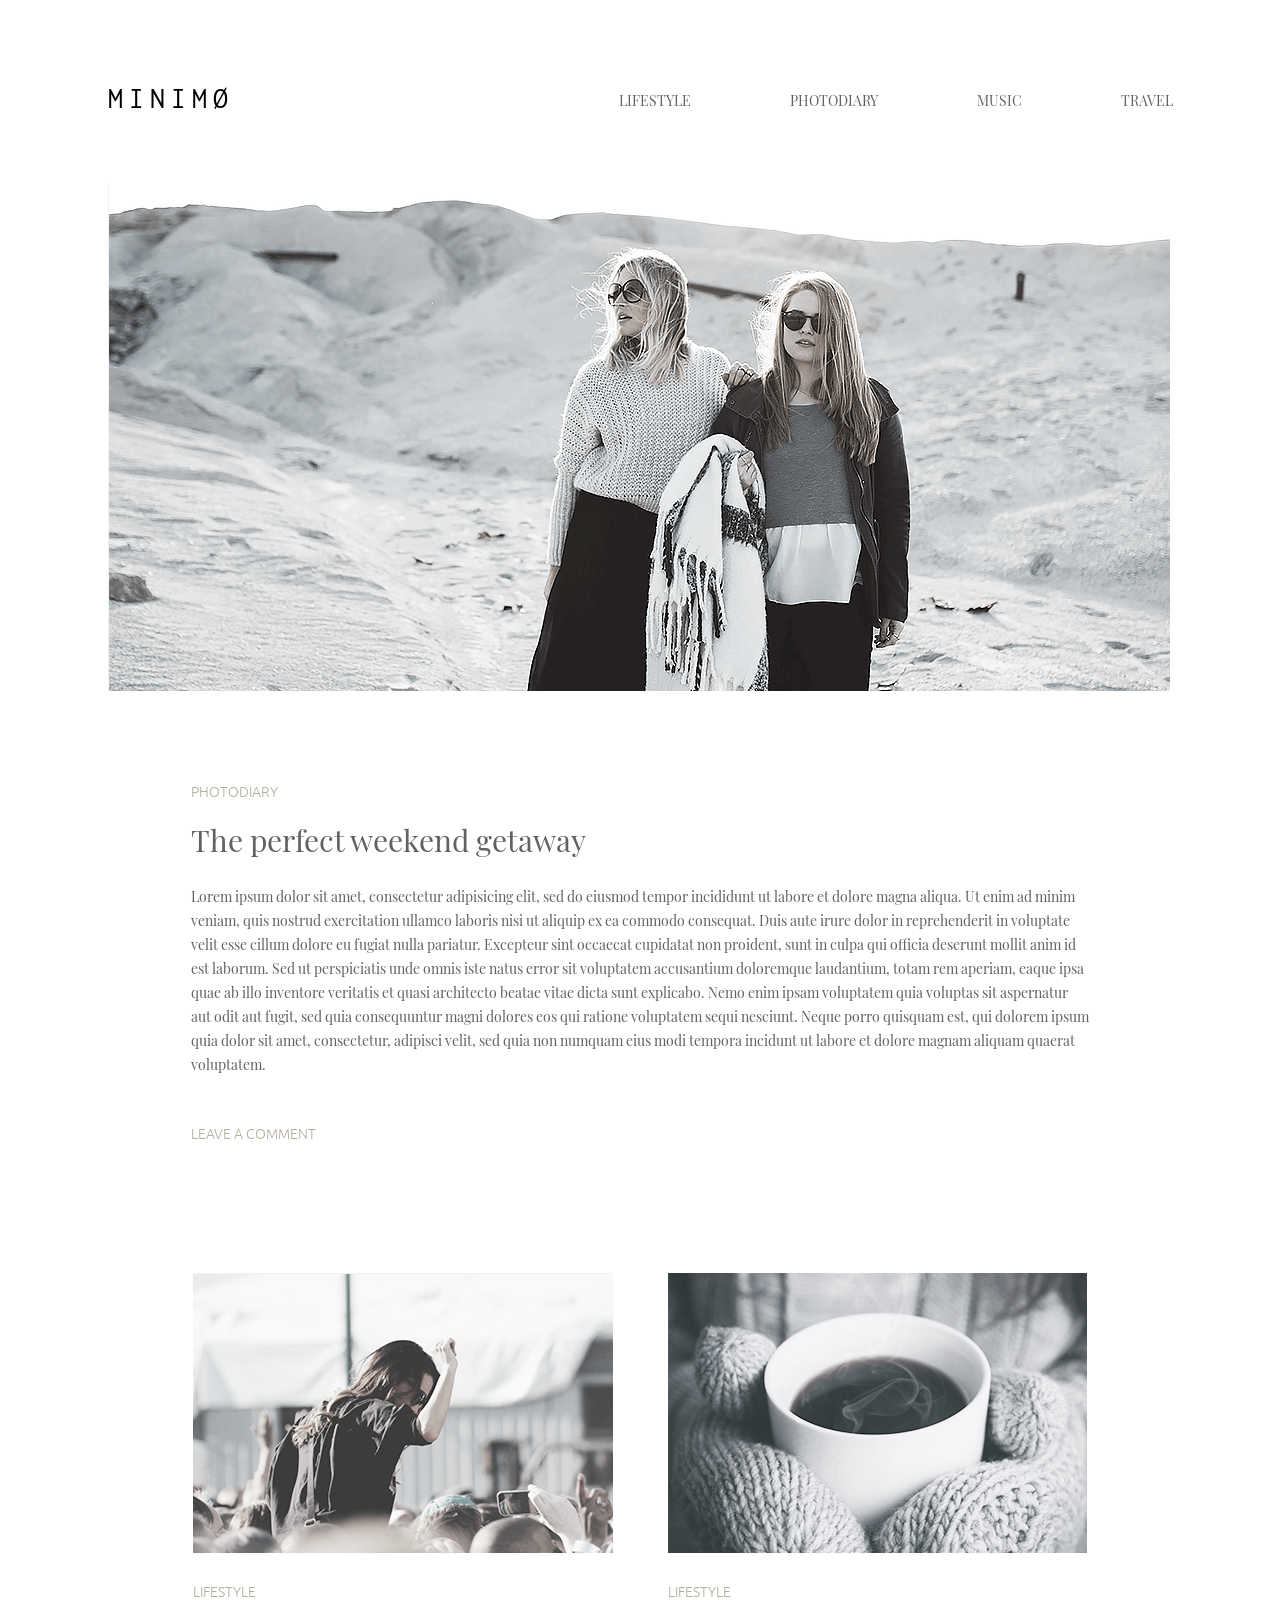
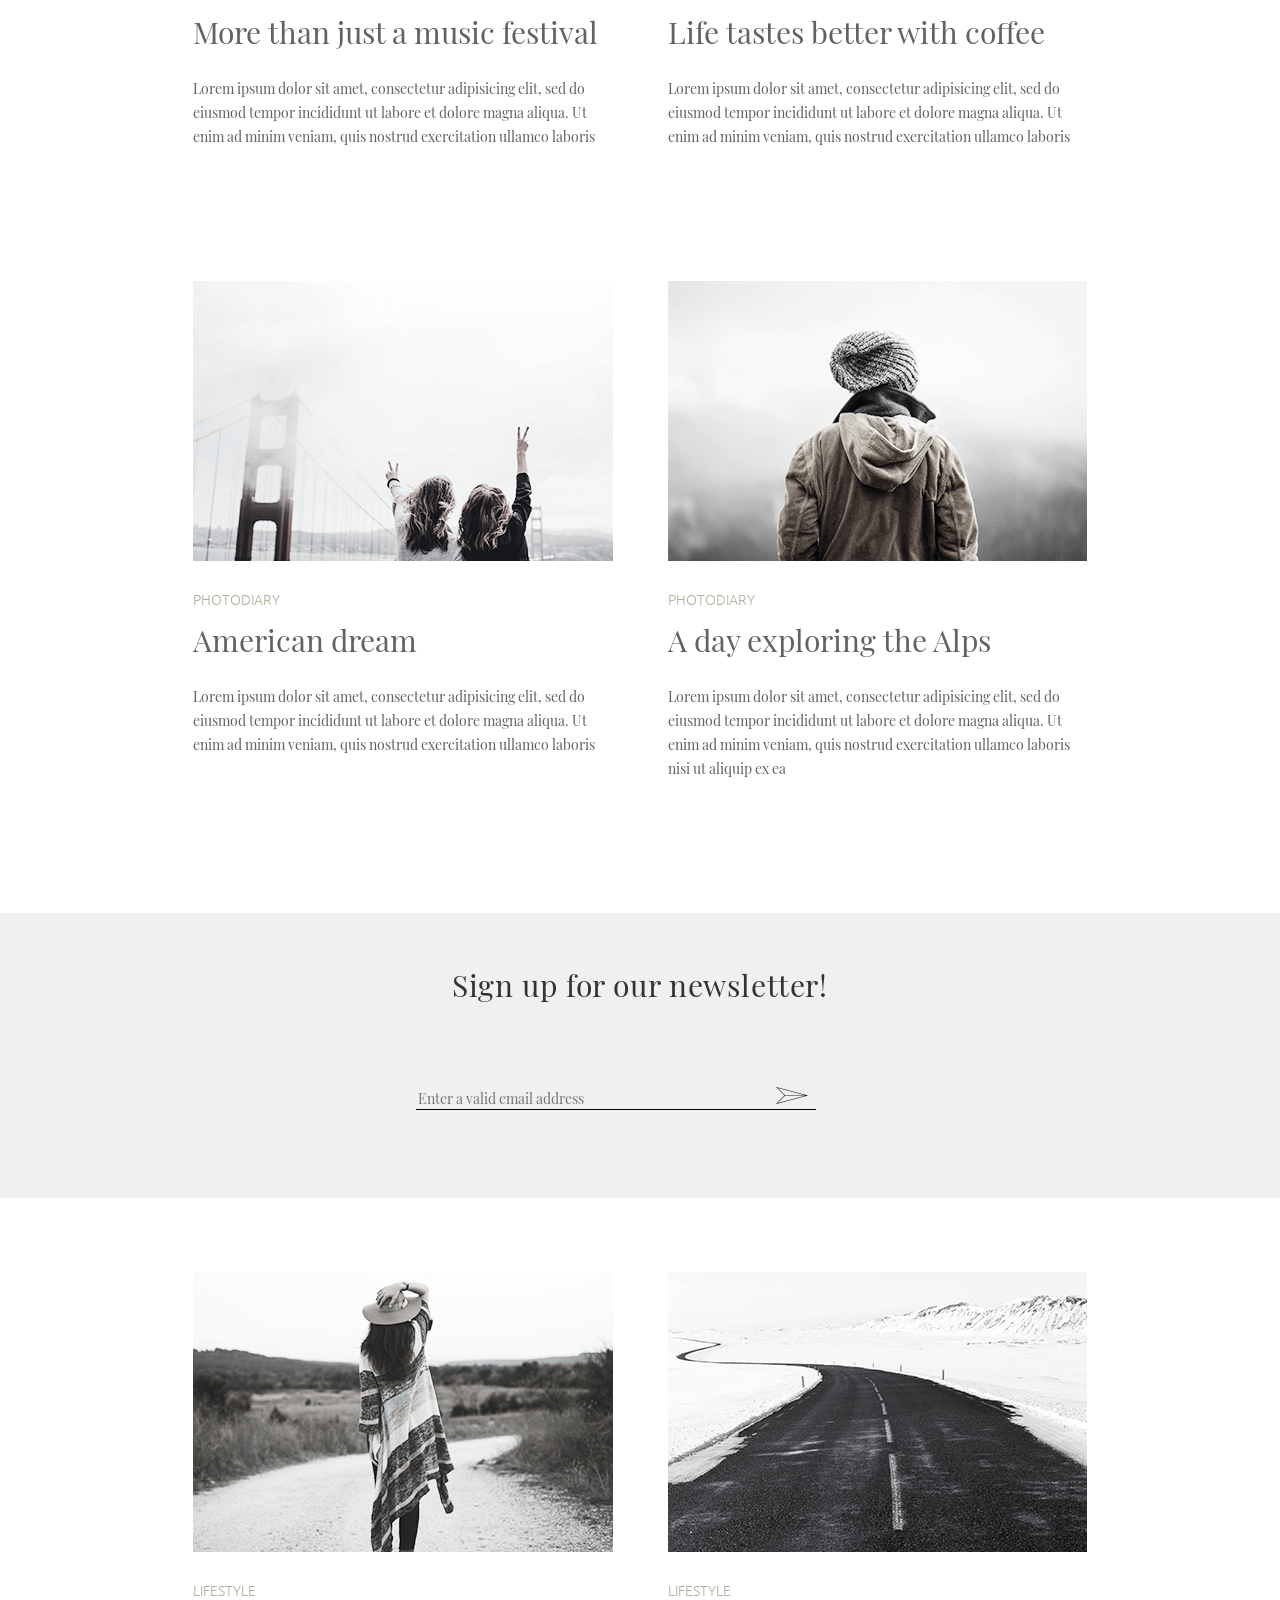
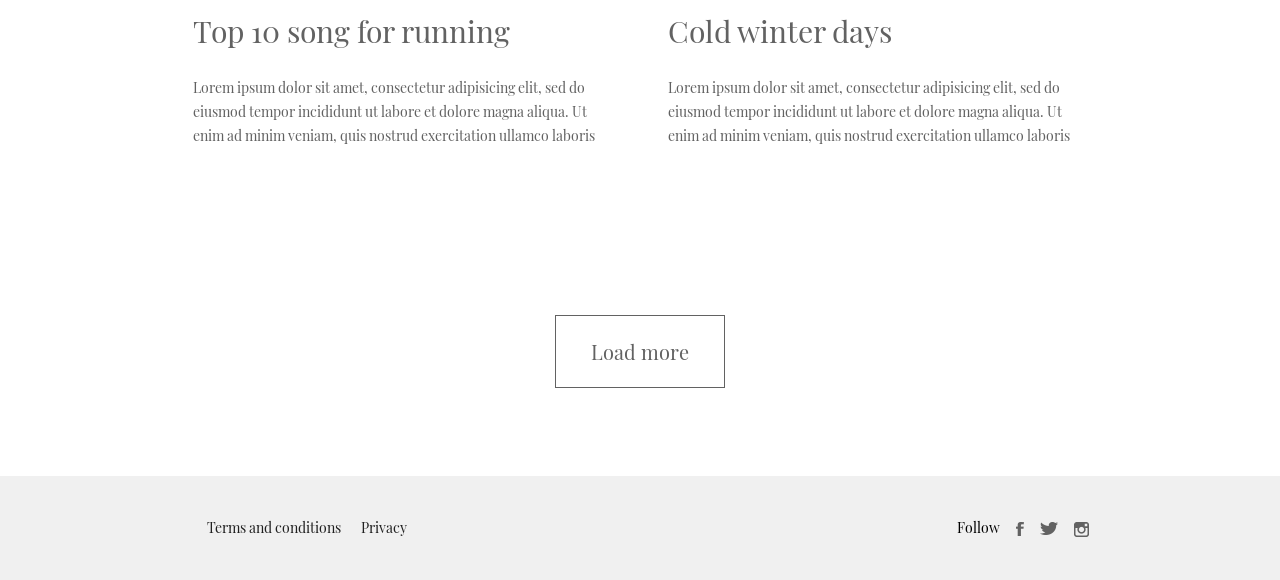
<file: minimo-master/index.html>
<!DOCTYPE html>
<html lang="en">
<head>
	<meta charset="UTF-8">
	<title>Minimo | Blog</title>
	<link rel="stylesheet" href="css/style.min.css">
</head>
<body>
	<header class="main-header">
	   <div class="header-wrapper">
		<h1 class="logo-title">
			<a href="#" class="logo-link">Minimø</a>
		</h1>
		<nav class="main-menu">
			<ul>
				<li><a href="#" class="main-menu-link">Lifestyle</a></li>
				<li><a href="#" class="main-menu-link">Photodiary</a></li>
				<li><a href="#" class="main-menu-link">Music</a></li>
				<li><a href="#" class="main-menu-link">Travel</a></li>
			</ul>
		</nav>
	   </div>
	</header>

	<main class="main">
		<div class="wrapper">
		<section class="featured-post">
			<a href="#" class="category-link">Photodiary</a>
			<h1 class="title">
				<a href="#">The perfect weekend getaway</a>
			</h1>
			<p class="content">Lorem ipsum dolor sit amet, consectetur adipisicing elit, sed do eiusmod tempor incididunt ut labore et dolore magna aliqua. Ut enim ad minim veniam, quis nostrud exercitation ullamco laboris nisi ut aliquip ex ea commodo consequat. Duis aute irure dolor in reprehenderit in voluptate velit esse cillum dolore eu fugiat nulla pariatur. Excepteur sint occaecat cupidatat non proident, sunt in culpa qui officia deserunt mollit anim id est laborum. Sed ut perspiciatis unde omnis iste natus error sit voluptatem accusantium doloremque laudantium, totam rem aperiam, eaque ipsa quae ab illo inventore veritatis et quasi architecto beatae vitae dicta sunt explicabo. Nemo enim ipsam voluptatem quia voluptas sit aspernatur aut odit aut fugit, sed quia consequuntur magni dolores eos qui ratione voluptatem sequi nesciunt. Neque porro quisquam est, qui dolorem ipsum quia dolor sit amet, consectetur, adipisci velit, sed quia non numquam eius modi tempora incidunt ut labore et dolore magnam aliquam quaerat voluptatem.</p>
			<a href="#" class="comment-link">Leave a comment</a>
		</section>

		<section class="posts">
			<article class="post">
				<div class="post-img-wrapper">
					<a href="#">
						<img src="img/festival-girl.png" alt="Post image" class="post-img">
					</a>
				</div>
				<div class="post-content-wrapper">
					<a href="#" class="category-link">Lifestyle</a>
					<h1 class="title">
						<a href="#">More than just a music festival </a>
					</h1>
					<p class="content">Lorem ipsum dolor sit amet, consectetur adipisicing elit, sed do eiusmod tempor incididunt ut labore et dolore magna aliqua. Ut enim ad minim veniam, quis nostrud exercitation ullamco laboris</p>
				</div>
			</article>

			<article class="post">
				<div class="post-img-wrapper">
					<a href="#">
						<img src="img/cup-of-coffee.png" alt="Post image" class="post-img">
					</a>
				</div>
				<div class="post-content-wrapper">
					<a href="#" class="category-link">Lifestyle</a>
					<h1 class="title">
						<a href="#">Life tastes better with coffee</a>
					</h1>
					<p class="content">Lorem ipsum dolor sit amet, consectetur adipisicing elit, sed do eiusmod tempor incididunt ut labore et dolore magna aliqua. Ut enim ad minim veniam, quis nostrud exercitation ullamco laboris</p>
				</div>
			</article>

			<article class="post">
				<div class="post-img-wrapper">
					<a href="#">
						<img src="img/two-girls-bridge.png" alt="Post image" class="post-img">
					</a>
				</div>
				<div class="post-content-wrapper">
					<a href="#" class="category-link">Photodiary</a>
					<h1 class="title"><a href="#">American dream</a></h1>
					<p class="content">Lorem ipsum dolor sit amet, consectetur adipisicing elit, sed do eiusmod tempor incididunt ut labore et dolore magna aliqua. Ut enim ad minim veniam, quis nostrud exercitation ullamco laboris</p>
				</div>
			</article>

			<article class="post">
				<div class="post-img-wrapper">
					<a href="#">
						<img src="img/max-korj.png" alt="Post image" class="post-img">
					</a>
				</div>
				<div class="post-content-wrapper">
					<a href="#" class="category-link">Photodiary</a>
					<h1 class="title">
						<a href="#">A day exploring the Alps</a>
					</h1>
					<p class="content">Lorem ipsum dolor sit amet, consectetur adipisicing elit, sed do eiusmod tempor incididunt ut labore et dolore magna aliqua. Ut enim ad minim veniam, quis nostrud exercitation ullamco laboris nisi ut aliquip ex ea</p>
				</div>
			</article>
		</section>
	    </div>

		<section class="contact-form-wrapper">
			<h1 class="form-title">Sign up for our newsletter!</h1>
			<form action="http://maximumstart-echo.herokuapp.com" method="POST" class="contact-form">
				<input type="email" name="email" placeholder="Enter a valid email address" required>
				<button type="submit"><i class="sprite sprite-send-icon"></i></button>
			</form>
		</section>

		<div class="wrapper">
		<section class="posts">
			<article class="post">
				<div class="post-img-wrapper">
					<a href="#">
						<img src="img/girl.png" alt="Post image" class="post-img">
					</a>
				</div>
				<div class="post-content-wrapper">
					<a href="#" class="category-link">Lifestyle</a>
					<h1 class="title">
						<a href="#">Top 10 song for running</a>
					</h1>
					<p class="content">Lorem ipsum dolor sit amet, consectetur adipisicing elit, sed do eiusmod tempor incididunt ut labore et dolore magna aliqua. Ut enim ad minim veniam, quis nostrud exercitation ullamco laboris</p>
				</div>
			</article>

			<article class="post">
				<div class="post-img-wrapper">
					<a href="#">
						<img src="img/long-road.png" alt="Post image" class="post-img">
					</a>
				</div>
				<div class="post-content-wrapper">
					<a href="#" class="category-link">Lifestyle</a>
					<h1 class="title">
						<a href="#">Cold winter days</a>
					</h1>
					<p class="content">Lorem ipsum dolor sit amet, consectetur adipisicing elit, sed do eiusmod tempor incididunt ut labore et dolore magna aliqua. Ut enim ad minim veniam, quis nostrud exercitation ullamco laboris</p>
				</div>
			</article>
		</section>

		<section class="load-more-wrapper">
			<button class="load-more-button">Load more</button>
		</section>
		</div>
	</main>

	<footer class="main-footer">
		<div class="wrapper">
		 <nav class="footer-menu">
			<ul>
				<li>
					<a href="#" class="footer-menu-link">Terms and conditions</a>
				</li>
				<li>
					<a href="#" class="footer-menu-link">Privacy</a>
				</li>
			</ul>
		</nav>
		<nav class="social-menu">
			<ul>
				<li><a href="#" class="social-menu-link"><i class="sprite sprite-facebook"></i></a></li>
				<li><a href="#" class="social-menu-link"><i class="sprite sprite-twitter"></i></a></li>
				<li><a href="#" class="social-menu-link"><i class="sprite sprite-instagram"></i></a></li>
			</ul>
		 </nav>
		</div>
	</footer>
</body>
</html>
</file>
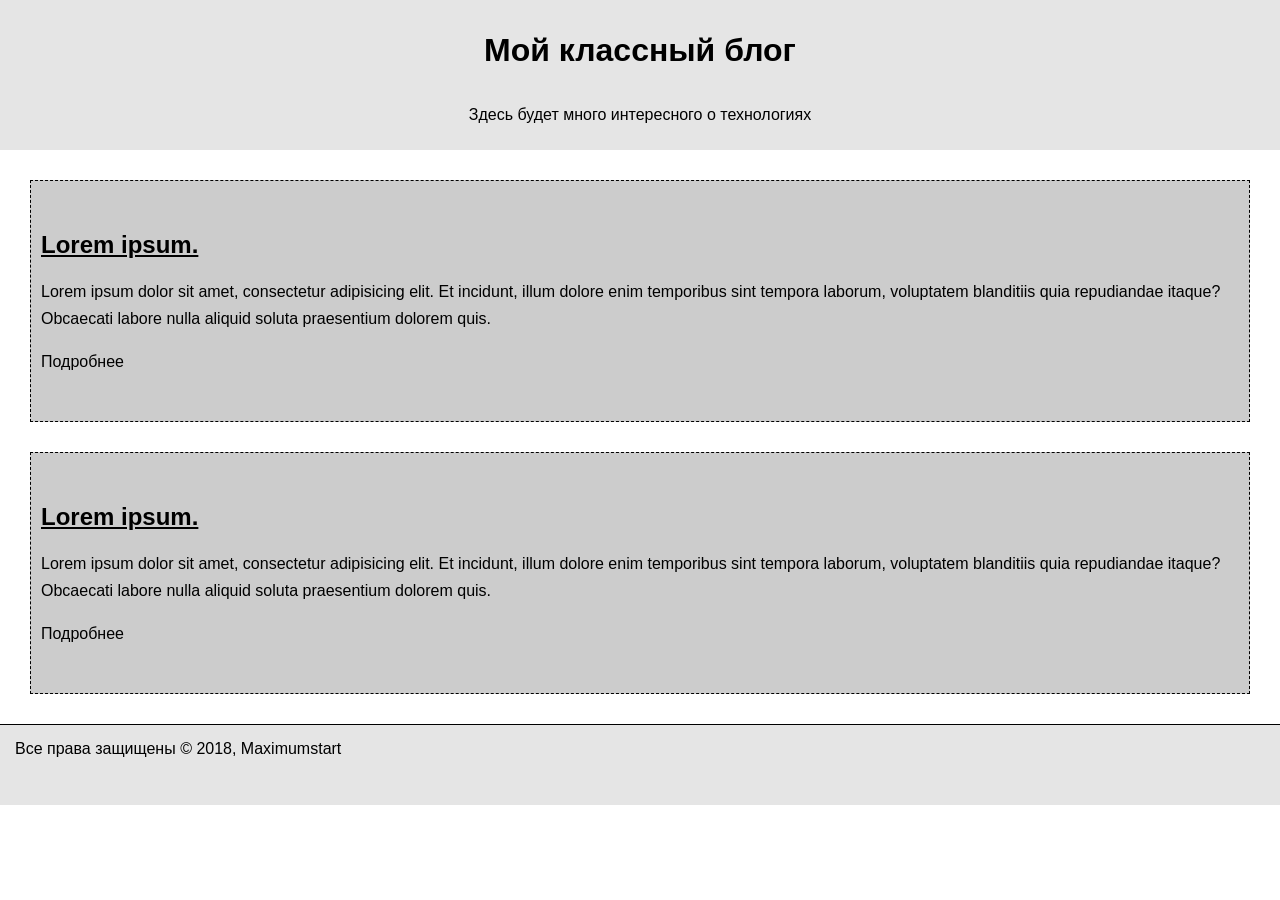
<file: sixth-lesson/index.html>
<!DOCTYPE html>
<html lang="en">
<head>
	<meta charset="UTF-8">
	<title>Homework #6</title>
	<link rel="stylesheet" href="style.css">
	<link rel="icon" href="https://raw.githubusercontent.com/MaximumStart/initial-course/master/sixth-lesson/homework/favicon.png">
</head>
<body>
	<header class="header">
		<h1 class="header__title">Мой классный блог</h1>
		<p class="header__desc">Здесь будет много интересного о технологиях</p>
	</header>

	<main>
		<article class="article">
			<h1><a href="#" class="article__link">Lorem ipsum.</a></h1>
			<p>Lorem ipsum dolor sit amet, consectetur adipisicing elit. Et incidunt, illum dolore enim temporibus sint tempora laborum, voluptatem blanditiis quia repudiandae itaque? Obcaecati labore nulla aliquid soluta praesentium dolorem quis.</p>
			<a href="#" class="article__more">Подробнее</a>
		</article>

		<article class="article">
			<h1><a href="#" class="article__link">Lorem ipsum.</a></h1>
			<p>Lorem ipsum dolor sit amet, consectetur adipisicing elit. Et incidunt, illum dolore enim temporibus sint tempora laborum, voluptatem blanditiis quia repudiandae itaque? Obcaecati labore nulla aliquid soluta praesentium dolorem quis.</p>
			<a href="#" class="article__more">Подробнее</a>
		</article>
	</main>

	<footer class="footer">
		<span>Все права защищены &copy; 2018, Maximumstart</span>
	</footer>
</body>
</html>
</file>
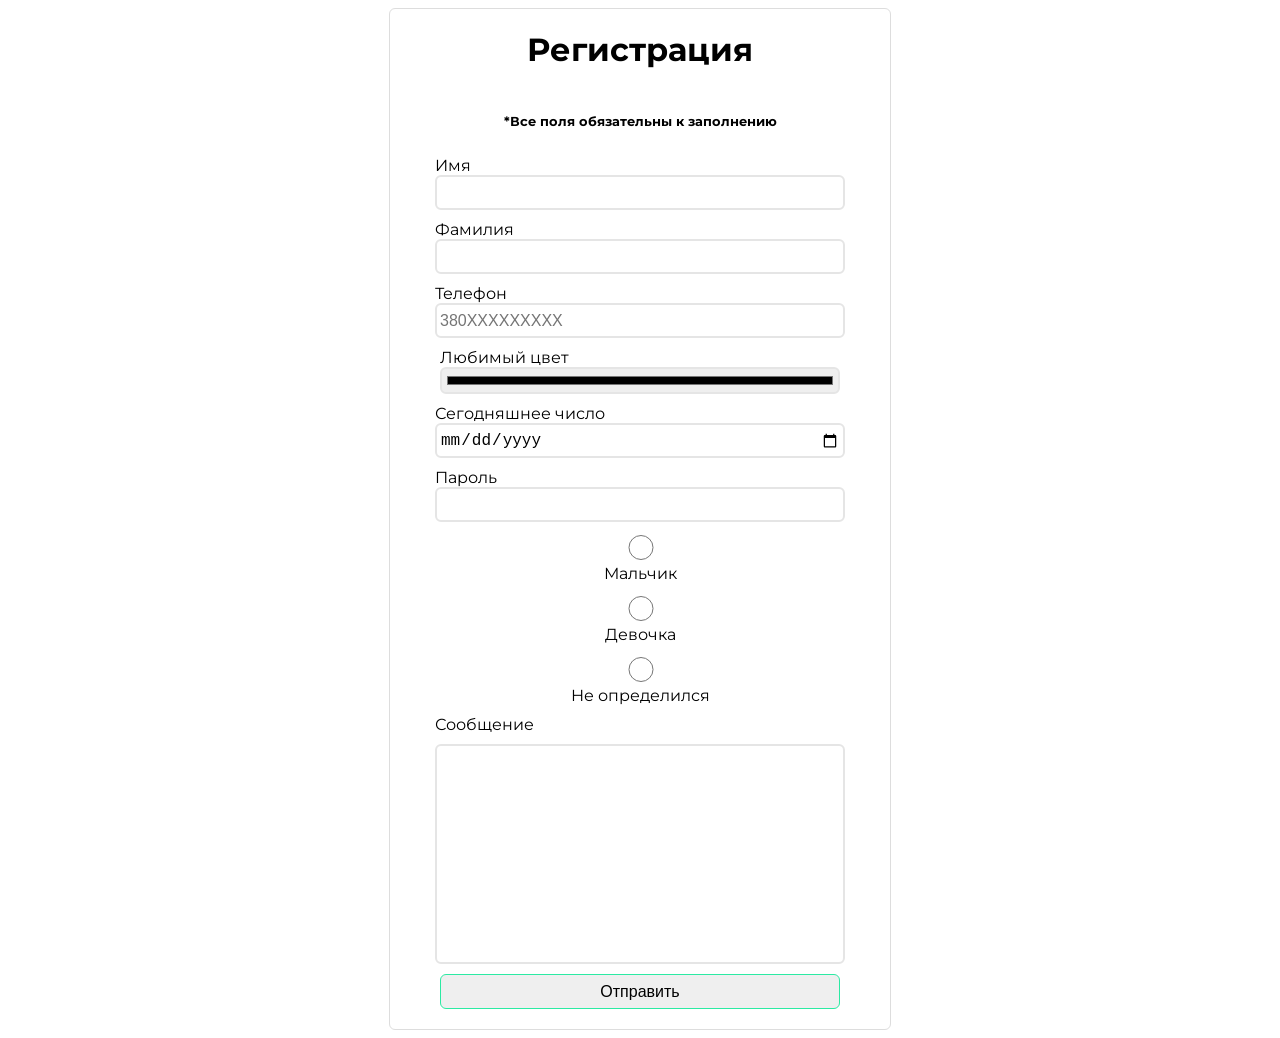
<file: third-lesson/index.html>
<!DOCTYPE html>
<html lang="en">
<head>
	<meta charset="UTF-8">
	<title>lesson 3</title>
	<link rel="stylesheet" href="form.css">
</head>
<body>
   <form class="form" action="http://maximumstart.herokuapp.com/register" method="POST">
	<h1>Регистрация</h1>
	<h5>*Все поля обязательны к заполнению</h5>
	<p>
		<label for="name-field">Имя</label>
		<input type="text" id="name-field" name="name" required>
	</p>
	<p>
		<label for="surname-field">Фамилия</label>
		<input type="text" id="surname-field" name="surname" required>
	</p>
	<p>
		<label for="phone-field">Телефон</label>
		<input type="tel" id="phone-field" name="phone" pattern="38[0-9]{3}[0-9]{3}[0-9]{4}" placeholder="380XXXXXXXXX" required>
	</p>
	<p>
		<label for="color-field">Любимый цвет</label>
		<input type="color" id="color-field" name="color">
	</p>
	<p>
		<label for="date-field">Сегодняшнее число</label>
		<input type="date" id="date-field" name="date" required>
	</p>
	<p>
		<label for="password-field">Пароль</label>
		<input type="password" id="password-field" name="password" required>
	</p>
	<p class="gender">
		<input type="radio" id="male-radio" name="gender" value="Мальчик" required>
		<label for="male-radio">Мальчик</label>
	</p>
	<p class="gender">
		<input type="radio" id="female-radio" name="gender" value="Девочка" required>
		<label for="female-radio">Девочка</label>
	</p>
	<p class="gender">
		<input type="radio" id="gender-radio" name="gender" value="Не определился" required>
		<label for="gender-radio">Не определился</label>
	</p>
	<p>
		<label for="messageField">Сообщение</label>
		<input type="text" id="messageField" name="message" required>
	</p>

    <input type="submit" value="Отправить">

   </form>
</body>
</html>
</file>
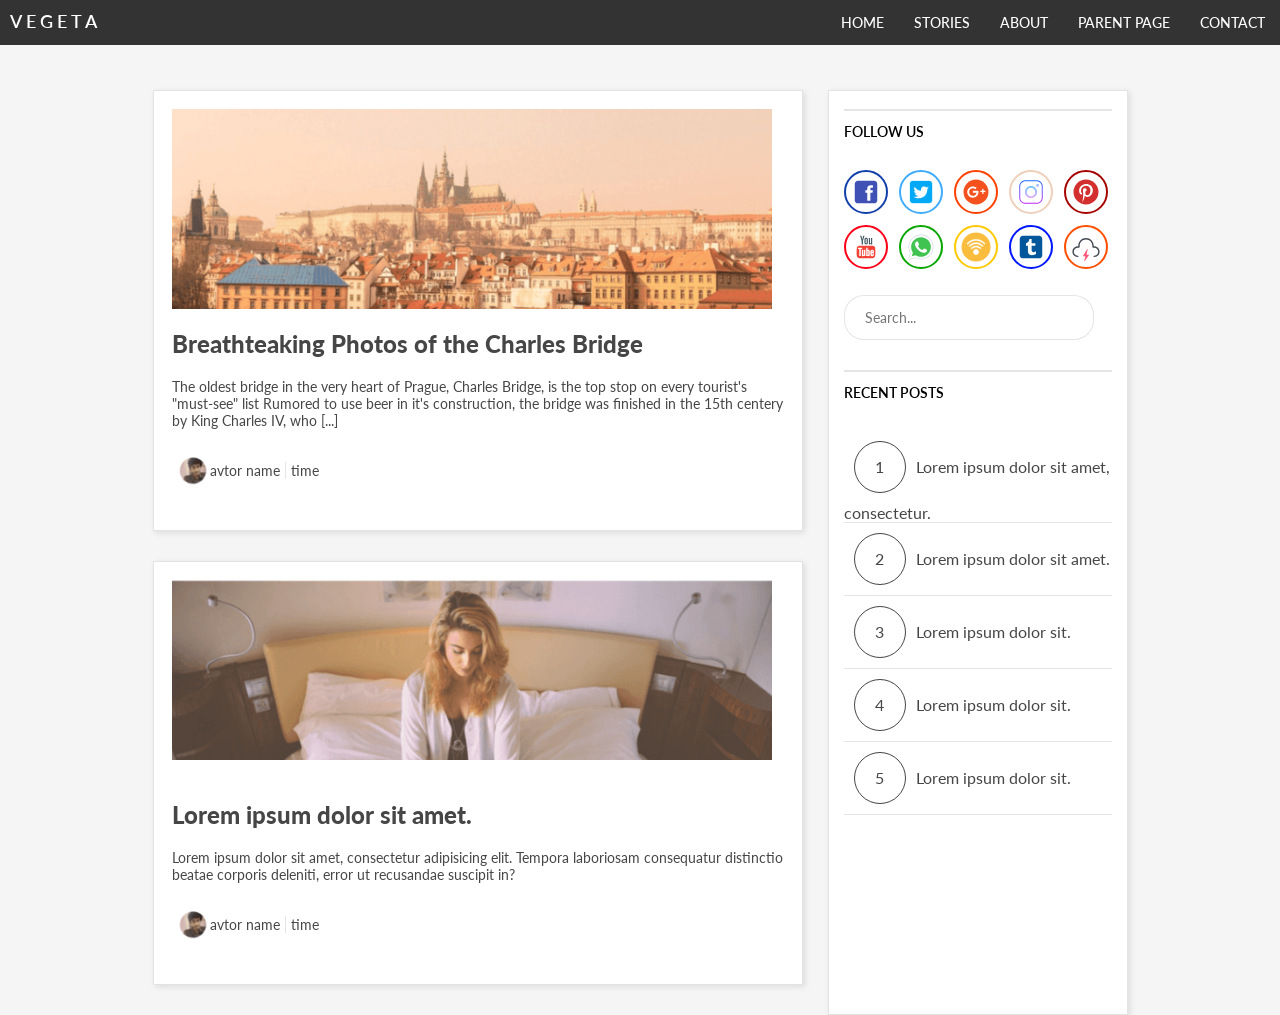
<file: eight-lesson/blog.html>
<!DOCTYPE html>
<html lang="en">
<head>
	<meta charset="UTF-8">
	<title>blog</title>
	<link rel="stylesheet" href="blog.css">
	<link href="https://fonts.googleapis.com/css?family=Lato" rel="stylesheet">
</head>
<body>
	<header>
		<a class="blog_logo" href="#">VEGETA</a>
		<nav class="nav_menu">
			<ul>
				<li><a class="nav_menu_link" href="#">HOME</a></li>
				<li><a class="nav_menu_link" href="#">STORIES</a></li>
				<li><a class="nav_menu_link" href="#">ABOUT</a></li>
				<li><a class="nav_menu_link" href="#">PARENT PAGE</a></li>
				<li><a class="nav_menu_link" href="#">CONTACT</a></li>
			</ul>
		</nav>
	</header>
 <section class="blog_gridstart">
	<main class="maingrid">
		<artickle class="maingrid_post">
			<a class="main_postfoto" href="img/postfoto1.png">
				<img src="img/postfoto1.png" alt="foto peyzaj">
			</a>
			<h1>Breathteaking Photos of the Charles Bridge</h1>
			<h2>The oldest bridge in the very heart of Prague, Charles Bridge, is the top stop on every tourist's "must-see" list Rumored to use beer in it's construction, the bridge was finished in the 15th centery by King Charles IV, who [...]</h2>
			<span class="post_avtor">
				<a href="#">
					<img src="img/autorfoto.png" alt="foto avtora">avtor name</a>
					<time pubtime="March, 25, 2016">time</time>
			</span>
		</artickle>	
		<artickle class="maingrid_post">
			<a  class="main_postfoto" href="img/postfoto2.png">
				<img src="img/postfoto2.png" alt="foto peyzaj">
			</a>
			<h1>Lorem ipsum dolor sit amet.</h1>
			<h2>Lorem ipsum dolor sit amet, consectetur adipisicing elit. Tempora laboriosam consequatur distinctio beatae corporis deleniti, error ut recusandae suscipit in?</h2>
			<span class="post_avtor">
				<a href="#">
					<img src="img/autorfoto.png" alt="foto avtora">avtor name</a>
					<time pubtime="March, 22, 2013">time</time>
					<!-- КАК ДОБАВИТЬ ВРЕМЯ ПОСТА? -->
			</span>
		</artickle>	
	</main>
	<aside class="blogaside">		
		<div class="blogaside_follow">
			<p>FOLLOW US</p>
			<div class="follow_grid">			
				<span class="follow_svg">
					<a href="#">
						<img src="[data-uri]">
					</a>
				</span>
				<span class="follow_svg">
					<a href="#">
						<img src="[data-uri]">
					</a>
				</span>
				<span class="follow_svg">
					<a href="#">
						<img src="[data-uri]">
					</a>
				</span>			
				<span class="follow_svg">
					<a href="#">
						<img src="[data-uri]">
					</a>
				</span>
				<span class="follow_svg">
					<a href="#">
						<img src="[data-uri]">
					</a>
				</span>
				<span class="follow_svg">
					<a href="#">
						<img src="[data-uri]">
					</a>
				</span>
				<span class="follow_svg">
					<a href="#">
						<img src="[data-uri]">
					</a>
				</span>
				<span class="follow_svg">
					<a href="#">
						<img src="[data-uri]">
					</a>
				</span>
				<span class="follow_svg">
					<a href="#">
						<img src="[data-uri]">
					</a>
				</span>
				<span class="follow_svg">
					<a href="#">
						<img src="[data-uri]">
					</a>
				</span>
			</div>
		</div>
		<form class="blogaside_saerch">
			<input type="search" name="q" placeholder="Search...">	  			
	  	</form>

	  <!-- тут попытка создания рисент постс -->
	  <!-- 	<div class="blogaside_posts">
	  	<a class="blodaside_post" href="#"><span class="postnumber">number</span><p>Lorem ipsum dolor sit.</p></a>
	  	<a class="blodaside_post" href="#"><span class="postnumber">number</span><p>Lorem ipsum dolor sit.</p></a>
	  	<a class="blodaside_post" href="#"><span class="postnumber">number</span><p>Lorem ipsum dolor sit.</p></a>
	  	<a class="blodaside_post" href="#"><span class="postnumber">number</span><p>Lorem ipsum dolor sit.</p></a>
	  	<a class="blodaside_post" href="#"><span class="postnumber">number</span><p>Lorem ipsum dolor sit.</p></a>
	  	<div ><span class="postnumber">number</span><p>Lorem ipsum dolor sit amet.</p></div>
	  </div> -->
	  	<div class="recentposts">
	  		<p>RECENT POSTS</p>
	  		<ol>
	  			<a href="#"><li>Lorem ipsum dolor sit amet, consectetur.</li></a>
	  			<a href="#"><li>Lorem ipsum dolor sit amet.</li></a>
	  			<a href="#"><li>Lorem ipsum dolor sit.</li></a>
	  			<a href="#"><li>Lorem ipsum dolor sit.</li></a>
	  			<a href="#"><li>Lorem ipsum dolor sit.</li></a>
	  			<!-- как без хотябы вордпресса сделать чтобы имя копировалось из поста? -->
	  		</ol>  		
	  	</div>
	</aside>
 </section>
</body>
</html>
</file>
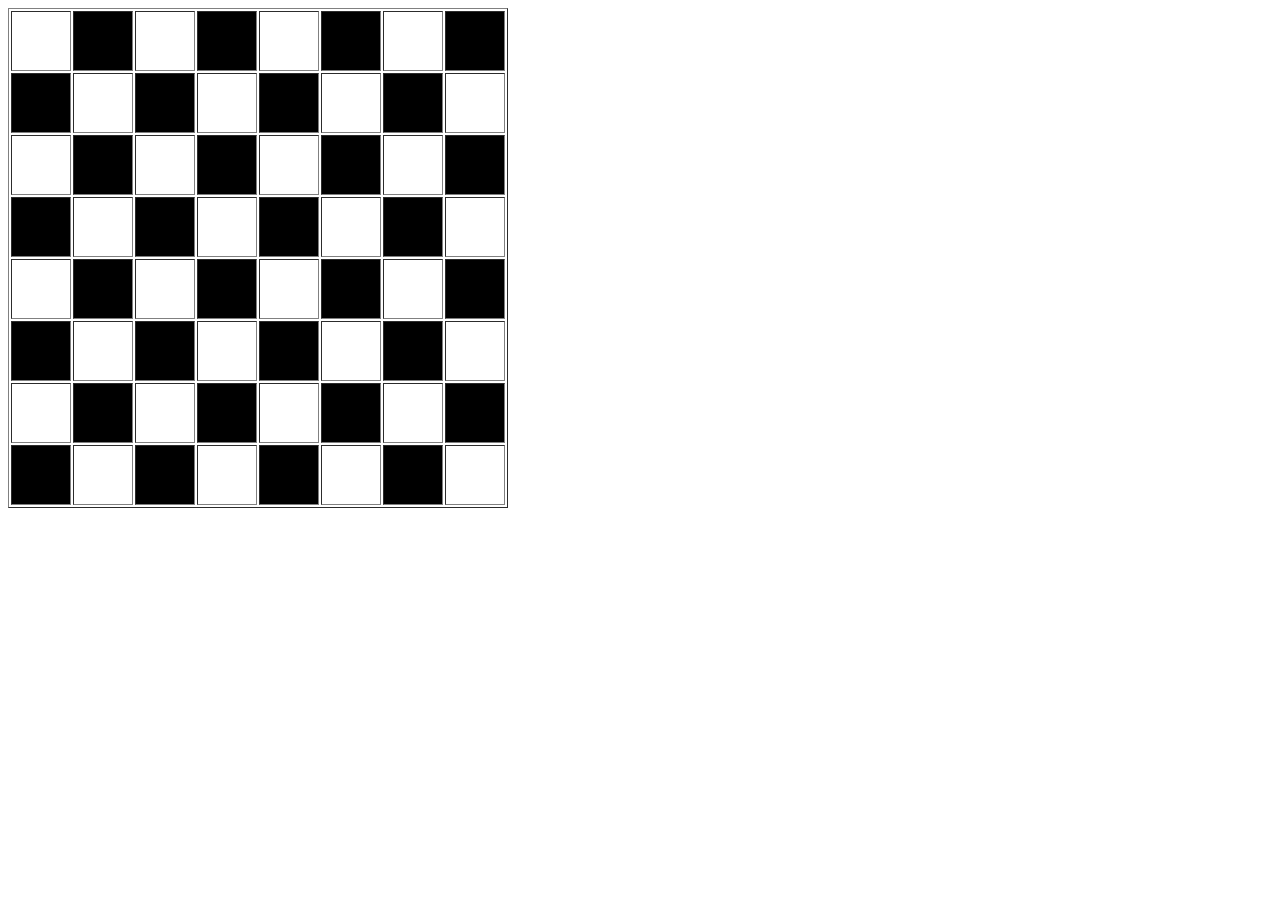
<file: second-lesson/chess.html>
<!DOCTYPE html>
<html lang="en">
<head>
	<meta charset="UTF-8">
	<title>tablici</title>
</head>
<body>
	<table border="1" style="width: 500px; height: 500px;">
		<tr>
			<td></td>
			<td style="background-color: black"></td>
			<td></td>
			<td style="background-color: black"></td>
			<td></td>
			<td style="background-color: black"></td>
			<td></td>
			<td style="background-color: black"></td>
		</tr>
		<tr>
			<td style="background-color: black"></td>
			<td></td>
			<td style="background-color: black"></td>
			<td></td>
			<td style="background-color: black"></td>
			<td></td>
			<td style="background-color: black"></td>
			<td></td>
		</tr>
		<tr>
			<td></td>
			<td style="background-color: black"></td>
			<td></td>
			<td style="background-color: black"></td>
			<td></td>
			<td style="background-color: black"></td>
			<td></td>
			<td style="background-color: black"></td>
		</tr>
		<tr>
			<td style="background-color: black"></td>
			<td></td>
			<td style="background-color: black"></td>
			<td></td>
			<td style="background-color: black"></td>
			<td></td>
			<td style="background-color: black"></td>
			<td></td>
		</tr>
		<tr>
			<td></td>
			<td style="background-color: black"></td>
			<td></td>
			<td style="background-color: black"></td>
			<td></td>
			<td style="background-color: black"></td>
			<td></td>
			<td style="background-color: black"></td>
		</tr>
		<tr>
			<td style="background-color: black"></td>
			<td></td>
			<td style="background-color: black"></td>
			<td></td>
			<td style="background-color: black"></td>
			<td></td>
			<td style="background-color: black"></td>
			<td></td>
		</tr>
		<tr>
			<td></td>
			<td style="background-color: black"></td>
			<td></td>
			<td style="background-color: black"></td>
			<td></td>
			<td style="background-color: black"></td>
			<td></td>
			<td style="background-color: black"></td>
		</tr>
		<tr>
			<td style="background-color: black"></td>
			<td></td>
			<td style="background-color: black"></td>
			<td></td>
			<td style="background-color: black"></td>
			<td></td>
			<td style="background-color: black"></td>
			<td></td>
		</tr>
	</table>
</body>
</html>
</file>
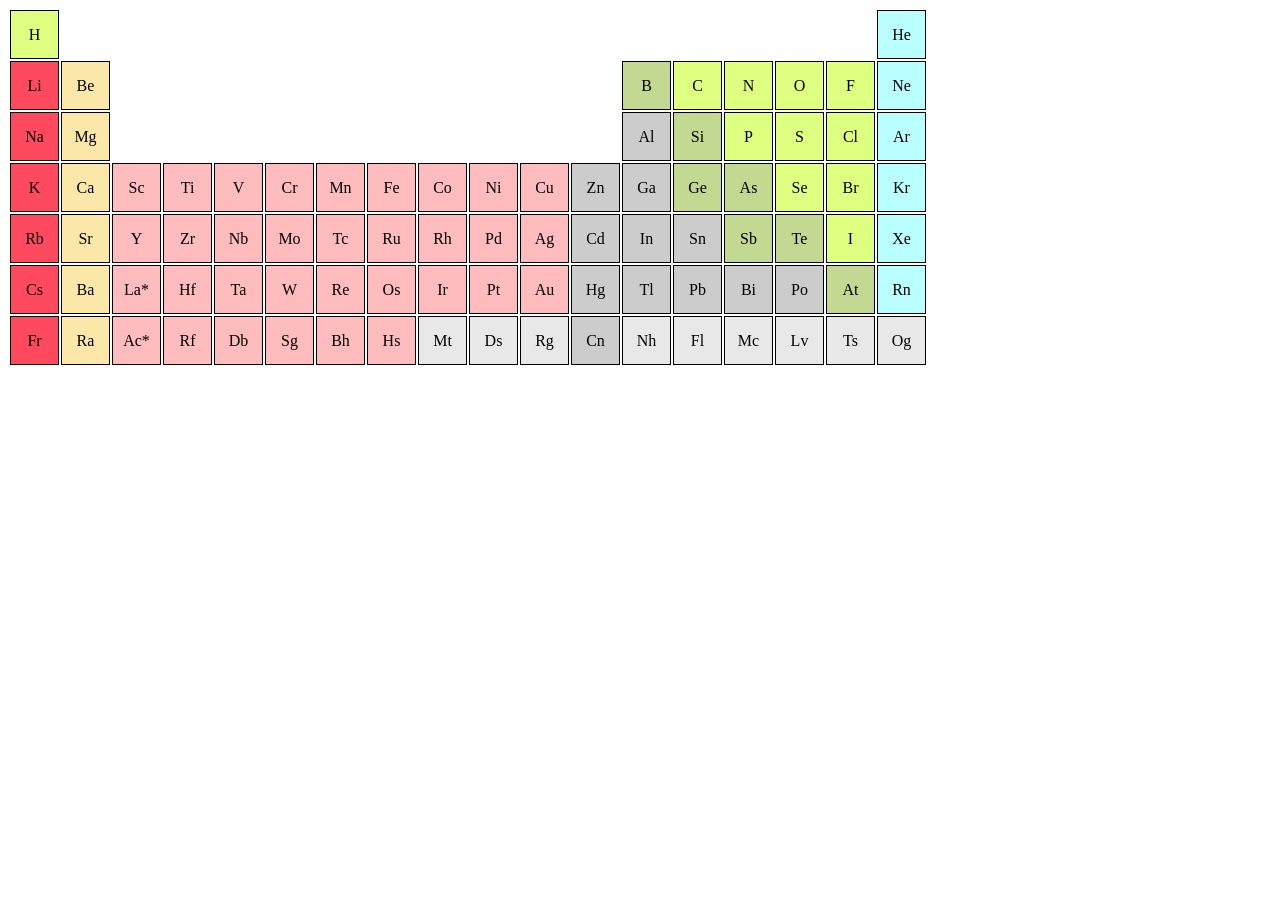
<file: second-lesson/periodic_table.html>
<!DOCTYPE html>
<html lang="en">
<head>
	<meta charset="UTF-8">
	<title>Periodic table</title>
</head>
<body>
	<!-- Тут ничего менять не нужно! -->
	<style>
		td {
			border: 1px solid;
			text-align: center;
			width: 45px;
			height: 45px;
		}
		.not-an-element {
			border: none;
		}
		.yellow {
			background-color: #fbe7a7;
		}
		.purple {
			background-color: #ff495e;
		}
		.pink {
			background-color: #ffbcbe;
		}
		.grey {
			background-color: #ccc;
		}
		.olive {
			background-color: #c3d992;
		}
		.blue {
			background-color: #b9ffff;
		}
		.salat {
			background-color: #deff80;
		}
		.light-grey {
			background-color: #e8e8e8;
		}
	</style>
	
	<table>
		<tr>
			<td class="salat">H</td>
			<td class="not-an-element" colspan="16"></td>			
			<td class="blue">He</td>
		</tr>
		<tr>
			<td class="purple">Li</td>
			<td class="yellow">Be</td>
			<td class="not-an-element" colspan="10"></td>			
			<td class="olive">B</td>
			<td class="salat">C</td>
			<td class="salat">N</td>
			<td class="salat">O</td>
			<td class="salat">F</td>
			<td class="blue">Ne</td>
		</tr>
		<tr>
			<td class="purple">Na</td>
			<td class="yellow">Mg</td>
			<td class="not-an-element" colspan="10"></td>			
			<td class="grey">Al</td>
			<td class="olive">Si</td>
			<td class="salat">P</td>
			<td class="salat">S</td>
			<td class="salat">Cl</td>
			<td class="blue">Ar</td>
		</tr>
		<tr>
			<td class="purple">K</td>
			<td class="yellow">Ca</td>
			<td class="pink">Sc</td>
			<td class="pink">Ti</td>
			<td class="pink">V</td>
			<td class="pink">Cr</td>
			<td class="pink">Mn</td>
			<td class="pink">Fe</td>
			<td class="pink">Co</td>
			<td class="pink">Ni</td>
			<td class="pink">Cu</td>
			<td class="grey">Zn</td>
			<td class="grey">Ga</td>
			<td class="olive">Ge</td>
			<td class="olive">As</td>
			<td class="salat">Se</td>
			<td class="salat">Br</td>
			<td class="blue">Kr</td>
		</tr>
		<tr>
			<td class="purple">Rb</td>
			<td class="yellow">Sr</td>
			<td class="pink">Y</td>
			<td class="pink">Zr</td>
			<td class="pink">Nb</td>
			<td class="pink">Mo</td>
			<td class="pink">Tc</td>
			<td class="pink">Ru</td>
			<td class="pink">Rh</td>
			<td class="pink">Pd</td>
			<td class="pink">Ag</td>
			<td class="grey">Cd</td>
			<td class="grey">In</td>
			<td class="grey">Sn</td>
			<td class="olive">Sb</td>
			<td class="olive">Te</td>
			<td class="salat">I</td>
			<td class="blue">Xe</td>
		</tr>
		<tr>
			<td class="purple">Cs</td>
			<td class="yellow">Ba</td>
			<td class="pink">La*</td>
			<td class="pink">Hf</td>
			<td class="pink">Ta</td>
			<td class="pink">W</td>
			<td class="pink">Re</td>
			<td class="pink">Os</td>
			<td class="pink">Ir</td>
			<td class="pink">Pt</td>
			<td class="pink">Au</td>
			<td class="grey">Hg</td>
			<td class="grey">Tl</td>
			<td class="grey">Pb</td>
			<td class="grey">Bi</td>
			<td class="grey">Po</td>
			<td class="olive">At</td>
			<td class="blue">Rn</td>
		</tr>
		<tr>
			<td class="purple">Fr</td>
			<td class="yellow">Ra</td>
			<td class="pink">Ac*</td>
			<td class="pink">Rf</td>
			<td class="pink">Db</td>
			<td class="pink">Sg</td>
			<td class="pink">Bh</td>
			<td class="pink">Hs</td>
			<td class="light-grey">Mt</td>
			<td class="light-grey">Ds</td>
			<td class="light-grey">Rg</td>
			<td class="grey">Cn</td>
			<td class="light-grey">Nh</td>
			<td class="light-grey">Fl</td>
			<td class="light-grey">Mc</td>
			<td class="light-grey">Lv</td>
			<td class="light-grey">Ts</td>
			<td class="light-grey">Og</td>
		</tr>
	</table>
	<!-- А вот отсюда можно начинать работу -->

</body>
</html>
</file>
<file: sixth-lesson/style.css>
/*
	Служебные стили. Тут ничего не стоит изменять!
*/

* {
	font-family: sans-serif;	
}

.article__more {
	text-decoration: none;
}

.article {
	line-height: 27px;
}

.header {
	text-align: center;
}

/*
	Ниже можно начинать писать свои стили.
*/

body {
	margin: 0;
}

.header {
	display: flex;
	justify-content: center;
	flex-direction: column;
	min-height: 150px;
	background-color: #e5e5e5;
	padding: 40;		
}

.article {
	padding: 30px 10px 30px 10px;
	border: 1px dashed black;
	margin: 30px; 
	background-color: #CCC;
	height: 180px;
}

.article__link {
	text-decoration:underline;
	color: black;
}

.article__more {
	color: black;
	text-decoration:none;	
}

.article__more:hover {
	border-bottom: 1px dotted black;	
}

.footer {
	background: #E5E5E5;
	min-height: 50px;
	border-top: 1px solid black;
	display: flex;
	flex-direction: column;
	justify-content: flex-start;	
	padding: 15px;
}
</file>
<file: third-lesson/form.css>
@import url('https://fonts.googleapis.com/css?family=Montserrat');

body {
	font-family: 'Montserrat', sans-serif;
}

a {
	text-decoration: none;
	color: #000;
	border-bottom: 1px dotted #ddd;
}

p {
	margin: 5px auto;
}

label {
	display: block;
}

input, textarea {
	width: 400px;
}

input:focus, textarea:focus {
	border: 2px solid #2ceaa3;
	transition: ease-in-out .5s;
}

input[type="submit"], button {
	display: inline-block;
	height: 35px;
	border: 1px solid #2ceaa3;
}

input[type="submit"]:hover {
	border: 1px solid #2ceaa3;
	background-color: #2ceaa3;
}

textarea, input {
	resize: none;
	border-radius: 6px;
	font-size: 16px;
	border: 2px solid #e5e5e5;
	min-height: 25px;
	padding: 3px;
}

.form {
	font-family: 'Montserrat', sans-serif;
	display: -webkit-flex;
	display: -moz-flex;
	display: -ms-flex;
	display: -o-flex;
	display: flex;
	justify-content: center;
	-webkit-flex-direction: column;
	-moz-flex-direction: column;
	-ms-flex-direction: column;
	-o-flex-direction: column;
	flex-direction: column;
	margin: 0 auto;
	border: 1px solid #ddd;
	border-radius: 6px;
	width: 500px;
	-ms-align-items: center;
	align-items: center;
	padding-bottom: 20px;
}

#messageField {
	margin: 10px 0 5px 0;
	min-height: 210px;
}

.gender {
	text-align: center;
}
</file>
<file: eight-lesson/blog.css>
* {
    margin: 0;
    font-family: 'Lato', sans-serif;
    text-decoration:none;    
}

/* редактирование headerA */

header {
    display: flex;
    background-color: #333;
    min-height: 45px;
    justify-content: space-between;    
}

.nav_menu {
    display: flex;
    justify-content: space-between;
}

.nav_menu ul {
    display: flex;
    align-items: center;
    list-style-type: none;
    font-size: 14px;
    font-weight: 500;
}

.blog_logo {
    padding: 10px;
    color: white;
    font-size: 18px;
    font-weight: 600;
    letter-spacing: 4px;
}

.nav_menu_link {
    padding: 15px;
    color: white;
}  

/* редактирование мэйна и начало гридов */

.blog_gridstart {
    display: grid;
    grid-gap: 25px;
    grid-template-columns: 650px 300px;
    justify-content: center;
    grid-auto-flow: column;
    background-color: #F5F5F5;
    padding-top: 45px;
}

.maingrid {
    grid-column: 1/2;
    max-width: 650px;           
}

.maingrid_post {
    display: grid;
    padding: 18px; 
    align-content: center;   
    margin-bottom: 30px;
    background-color: #fff;
    border: 1px solid #0000001c;
    box-shadow: 2px 2px 6px rgba(0,0,0,0.1);    
}

.main_postfoto {
    width: 600px;
    height: 200px;
}

.maingrid_post img {
 object-fit: fill;
}

.maingrid_post h1 {
    font-size: 24px;
    font-weight: 900;
    color: #464646;
    margin: 20px 0 20px 0;
}

.maingrid_post h2 {
    font-size: 14px;
    font-weight: 400;
    color: #464646;    
}

.post_avtor {
    display: inline-flex;
    justify-content: flex-start;
    align-items: center;
    margin: 20px 0 20px 0;
    font-size: 14px;
    font-weight: 400;
    color: #464646;
}

.post_avtor img {
    height: 33px;
    width: 33px;
}

.post_avtor a {
    margin: 5px;
    color: #464646;
    display: flex;
    align-items: center;
}

.post_avtor time {
    border-left: 1px solid rgba(0, 0, 0, .1);
    padding-left: 5px;
}

/* редактирование бокового меню */

.blogaside {
    grid-column: 2/3;
    max-width: 300px;
    align-self: center;
    border: 1px solid black;
    background-color: #fff;
    align-self: auto;
    border: 1px solid #0000001c;
    box-shadow: 2px 2px 6px rgba(0,0,0,0.1);
    box-sizing: border-box;    
}
 
/* ссылки на соцсети */

.follow_grid {
    margin: 15px;
    display: grid;
    grid-template-columns: repeat(5, 40px);
    grid-template-rows: 40px 40px;
    grid-gap: 15px;
    grid-auto-flow: row;
}

.follow_svg a {
    display: grid;
    grid-area: 1 / 6 / 1 / 3;
    border: 2px solid rgba(0,0,0,0.2);
    border-radius: 50%;  
    width: 40px;
    height: 40px;
    transition: .3s ease-in-out;
}

.follow_svg a img {
    justify-self: center;
    align-self: center;
    height: 30px;
    width: 30px;
}

.follow_svg a:hover {
    background-color: rgba(0,0,0,0.15);
    transition: .666s ease-in-out;
}

.follow_svg:nth-child(1) a {
    border-color: #1240AB;    
}

.follow_svg:nth-child(2) a {
    border-color: #40ACFF;    
}

.follow_svg:nth-child(3) a {
    border-color: #FF4100;    
}

.follow_svg:nth-child(4) a {
    border-color: #EECFBA;    
}

.follow_svg:nth-child(5) a {
    border-color: #A60400;    
}

.follow_svg:nth-child(6) a {
    border-color: #FF0018;    
}

.follow_svg:nth-child(7) a {
    border-color: #08A600;    
}

.follow_svg:nth-child(8) a {
    border-color: #FFC900;    
}

.follow_svg:nth-child(9) a {
    border-color: #0018FF;    
}

.follow_svg:nth-child(10) a {
    border-color: #FF4F00;    
}

/* форма поиска */

.blogaside_saerch {
    margin: 30px 15px;
}

.blogaside_saerch input[type=search] {
    padding: 15px 20px;
    border: 1px solid rgba(0,0,0,0.1);
    border-radius: 20px;
    margin: 0 auto;    
    font-size: 14px;
    width: 250px;
    height: 45px;
}
 
/*  рисент постс*/

.recentposts ol{
  counter-reset: myCounter;
  margin: 15px;
  padding: 0;
}

.recentposts p, .blogaside_follow p {
    font-size: 14px;
    font-family: 'Lato', sans-serif;
    font-weight: 600;
    border-top: 2px solid rgba(0, 0, 0, .1);
    margin: 18px 15px;
    padding: 12px 0;  
}

 /*   ПОЛОСА НАД ТЕКСТОМ ?*/ 

.recentposts a {
    display: flow-root;   
}

.recentposts li{
  list-style: none;
  color: #464646;
  border-bottom: 1px solid rgba(0, 0, 0, .1);
}

.recentposts li:before {
  counter-increment: myCounter;
  content:counter(myCounter);
  color: #464646;
  display: inline-block;
  border: 1px solid #464646;
  border-radius: 50%;
  text-align: center;
  margin: 10px 10px;
  line-height: 50px;
  width: 50px;
  height: 50px;
  font-family: 'Lato', sans-serif;
}
</file>
<file: minimo-master/css/style.min.css>
.category-link,.comment-link,.load-more-button{-webkit-transition:.3s ease-in-out;-o-transition:.3s ease-in-out}.form-title,.logo-title a,.title,.title a{font-weight:400}@font-face{font-family:Inconsolata;src:url(../fonts/Inconsolata-Regular.ttf)}@font-face{font-family:Playfair;src:url(../fonts/PlayfairDisplay-Regular.ttf)}@font-face{font-family:Ubuntu;src:url(../fonts/Ubuntu-Light.ttf)}body{margin:0}html{-webkit-box-sizing:border-box;box-sizing:border-box}*,::after,::before{-webkit-box-sizing:inherit;box-sizing:inherit;font-family:Playfair,Helvetica,serif}.sprite{background-image:url(../img/spritesheet.png);background-repeat:no-repeat;display:block}.header-wrapper,.posts{display:-webkit-box;display:-ms-flexbox}.sprite-facebook{width:8px;height:14px;background-position:-5px -5px}.sprite-instagram{width:15px;height:15px;background-position:-23px -5px}.sprite-send-icon{width:32px;height:17px;background-position:-5px -30px}.sprite-twitter{width:18px;height:13px;background-position:-48px -5px}.wrapper{width:898px;margin:0 auto}.main-header{width:1065px;margin:0 auto;padding-top:73px}.main-header::after{content:url(../img/hero-image.png)}.header-wrapper{display:flex;-webkit-box-pack:justify;-ms-flex-pack:justify;justify-content:space-between;margin-bottom:56px}.logo-title{margin:0}.logo-title a{font-family:Inconsolata,sans-serif;text-transform:uppercase;font-size:30px;text-decoration:none;letter-spacing:.2em;color:#000}.category-link,.comment-link,.main-menu-link{font-size:14px;text-transform:uppercase;text-decoration:none}.main-menu ul li{display:inline;list-style-type:none;padding-right:95px}.main-menu ul li:last-child{padding-right:0}.main-menu-link{color:#626262}.featured-post{margin-top:85px}.category-link,.comment-link{font-family:Ubuntu,sans-serif;color:#b4ad9e;transition:.3s ease-in-out}.category-link:hover,.comment-link:hover{color:#333;-webkit-transition:.666s ease-in-out;-o-transition:.666s ease-in-out;transition:.666s ease-in-out}.title{margin-top:19px;font-size:30px;color:#626262}.featured-post .content,.post .content{font-size:14px;color:#626262;line-height:24px}.title a{color:#626262;text-decoration:none}.title a:hover{border-bottom:1px solid #000}.featured-post .content{margin-bottom:45px}.featured-post{margin-bottom:130px}.posts{display:flex;-ms-flex-wrap:wrap;flex-wrap:wrap;-webkit-box-pack:center;-ms-flex-pack:center;justify-content:center}.post{width:420px;margin-bottom:118px}.post:nth-child(2n+1){margin-right:55px}.post .category-link{margin-bottom:30px}.post .title{margin-top:11px;margin-bottom:25px}.post .post-img-wrapper{margin-bottom:23px}.contact-form-wrapper{background-color:#f0f0f0;display:-webkit-box;display:-ms-flexbox;display:flex;-ms-flex-pack:distribute;justify-content:space-around;text-align:center;min-height:285px;-webkit-box-orient:vertical;-webkit-box-direction:normal;-ms-flex-direction:column;flex-direction:column;margin-bottom:74px}.comment-link{margin-top:50px;margin-bottom:130px}.form-title{font-size:30px;color:#333;line-height:24px;letter-spacing:.029em;margin-top:28px}.contact-form button,.contact-form input,.load-more-button{color:#626262;background-color:transparent}.contact-form-wrapper form{margin-bottom:56px}.contact-form input{border:none;border-bottom:1px solid #000;font-size:14px;font-weight:400;font-family:Playfair;min-width:400px}.contact-form button{display:inline-block;border:transparent;position:relative;right:50px}.load-more-button{font-size:20px;border:1px solid #626262;padding:22px 35px;cursor:pointer;transition:.3s ease-in-out}.load-more-wrapper{display:-moz-flex;display:-ms-flex;display:-o-flex;display:-webkit-box;display:-ms-flexbox;display:flex;-webkit-box-pack:center;-ms-flex-pack:center;justify-content:center;margin-bottom:88px;margin-top:35px}.load-more-button:hover{background-color:#c6c6c6;-webkit-transition:.3s ease-in-out;-o-transition:.3s ease-in-out;transition:.3s ease-in-out;color:#fff}.main-footer{background-color:#f0f0f0;padding:40px}.footer-menu,.main-footer ul{padding-left:0}.footer-menu{display:-webkit-box;display:-ms-flexbox;display:flex;margin:0}.footer-menu ul{margin:0}.footer-menu ul li{display:inline;list-style-type:none;padding-left:16px}.social-menu,.social-menu ul{display:-webkit-box;display:-ms-flexbox}.footer-menu-link{text-decoration:none;color:#202020;font-size:14px;line-height:24px}.social-menu ul{display:flex;list-style-type:none;margin:0}.social-menu ul li{padding-left:16px}.social-menu-link{text-decoration:none}.social-menu{display:flex;-webkit-box-align:end;-ms-flex-align:end;align-items:flex-end}.social-menu::before{content:'Follow';font-size:14px}.main-footer .wrapper{display:-webkit-box;display:-ms-flexbox;display:flex;-webkit-box-pack:justify;-ms-flex-pack:justify;justify-content:space-between;-webkit-box-align:center;-ms-flex-align:center;align-items:center}
</file>
